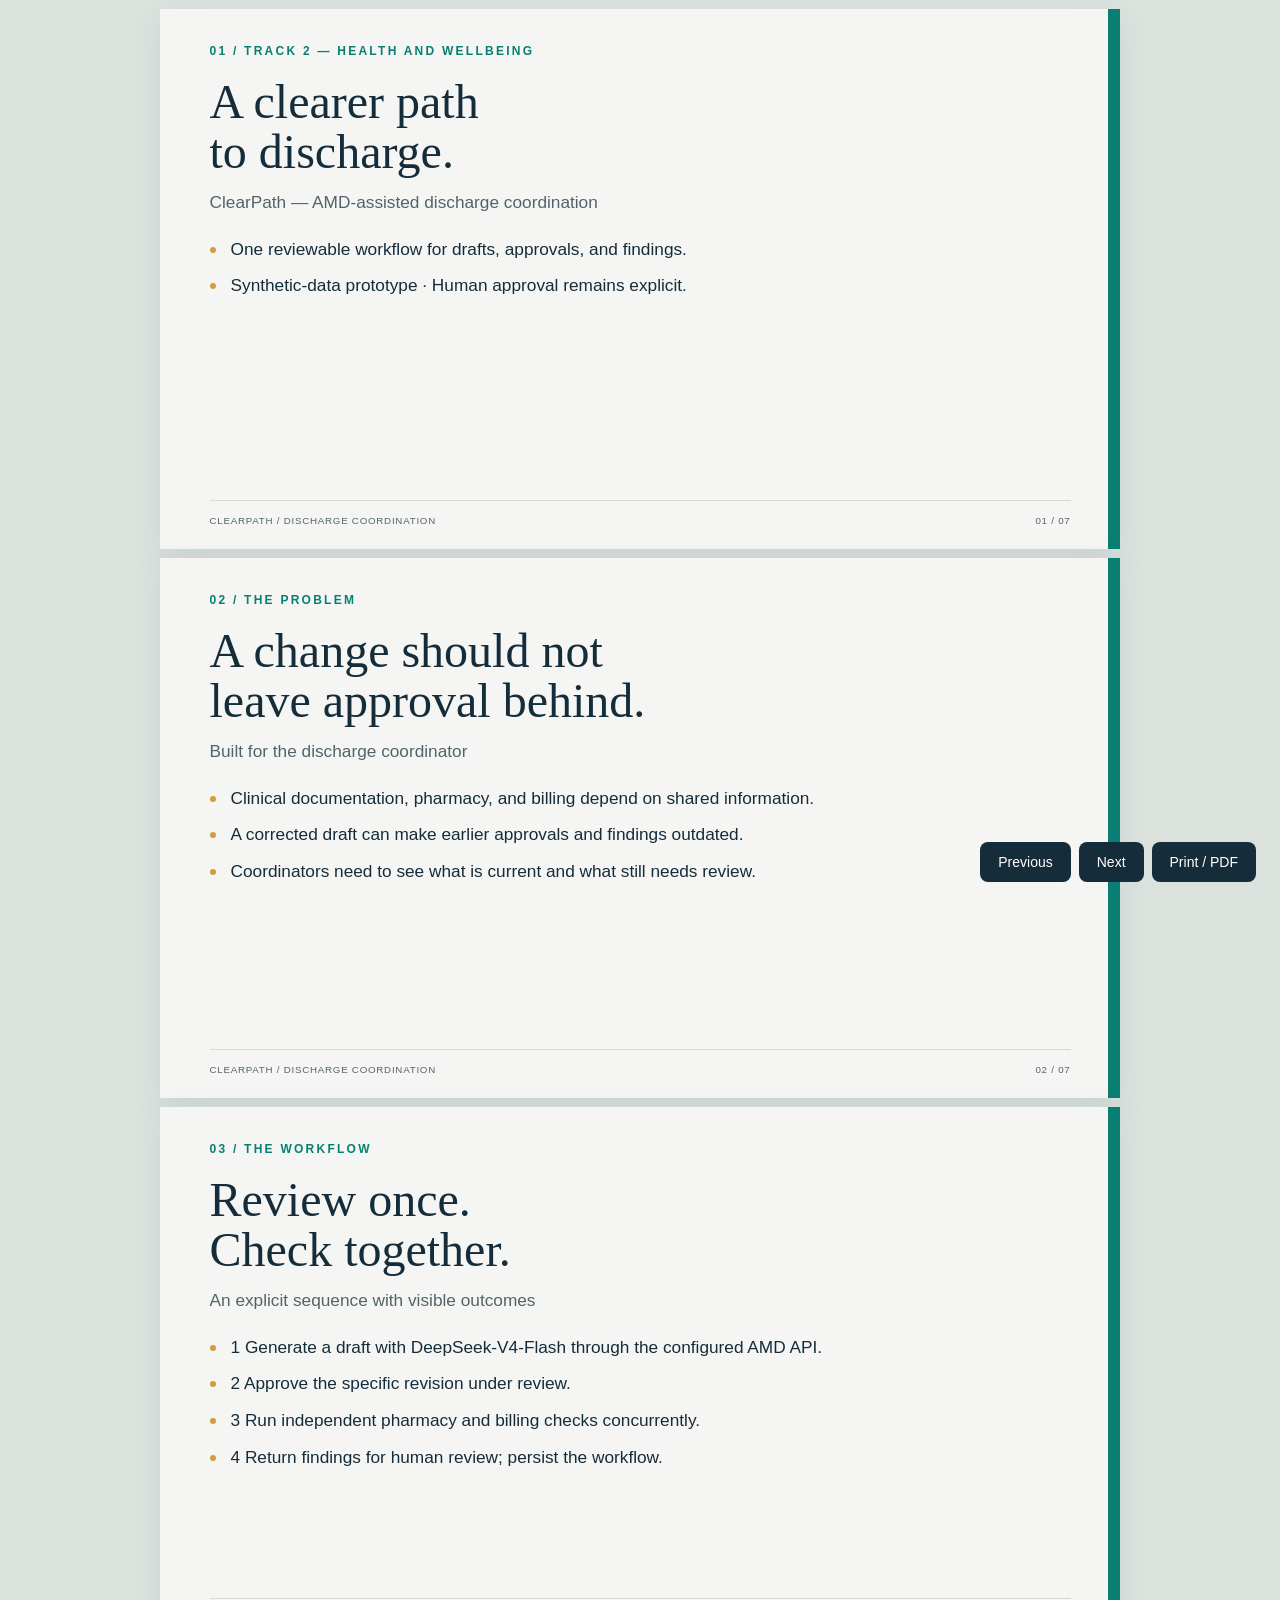
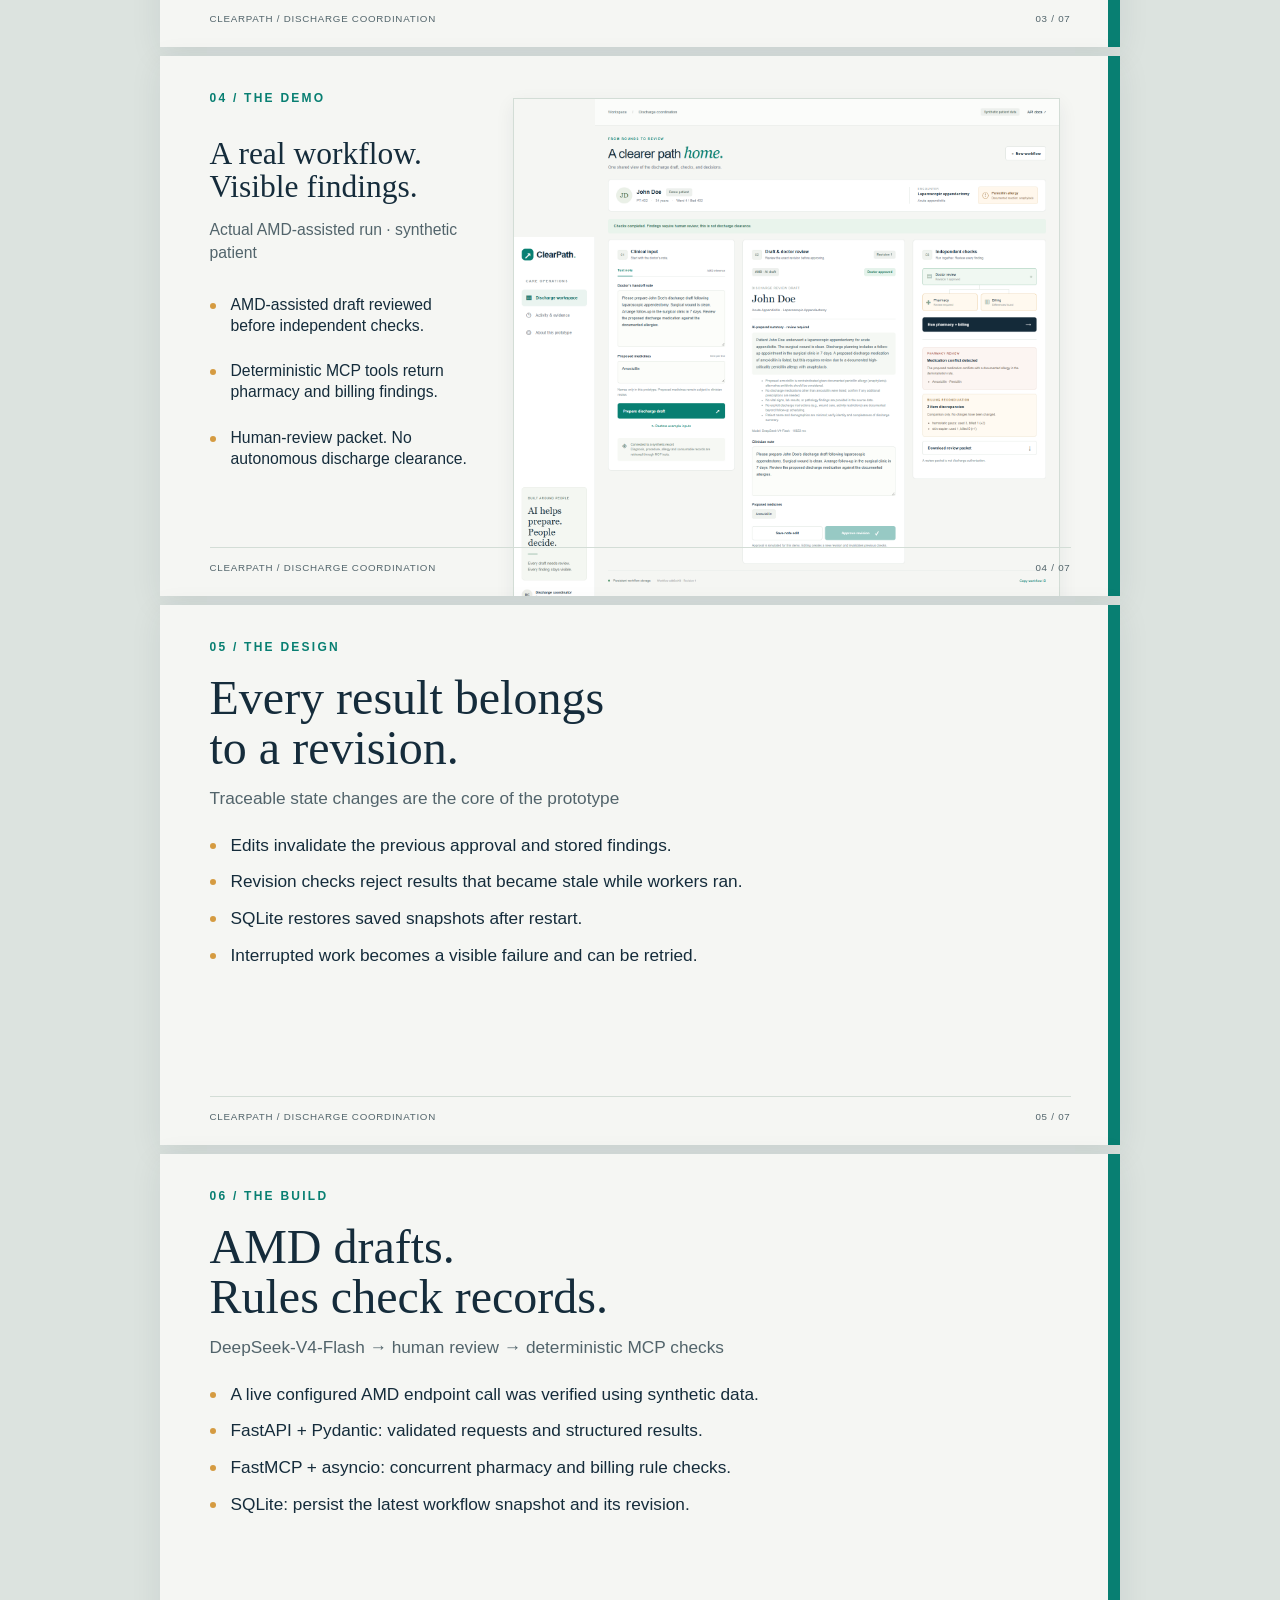
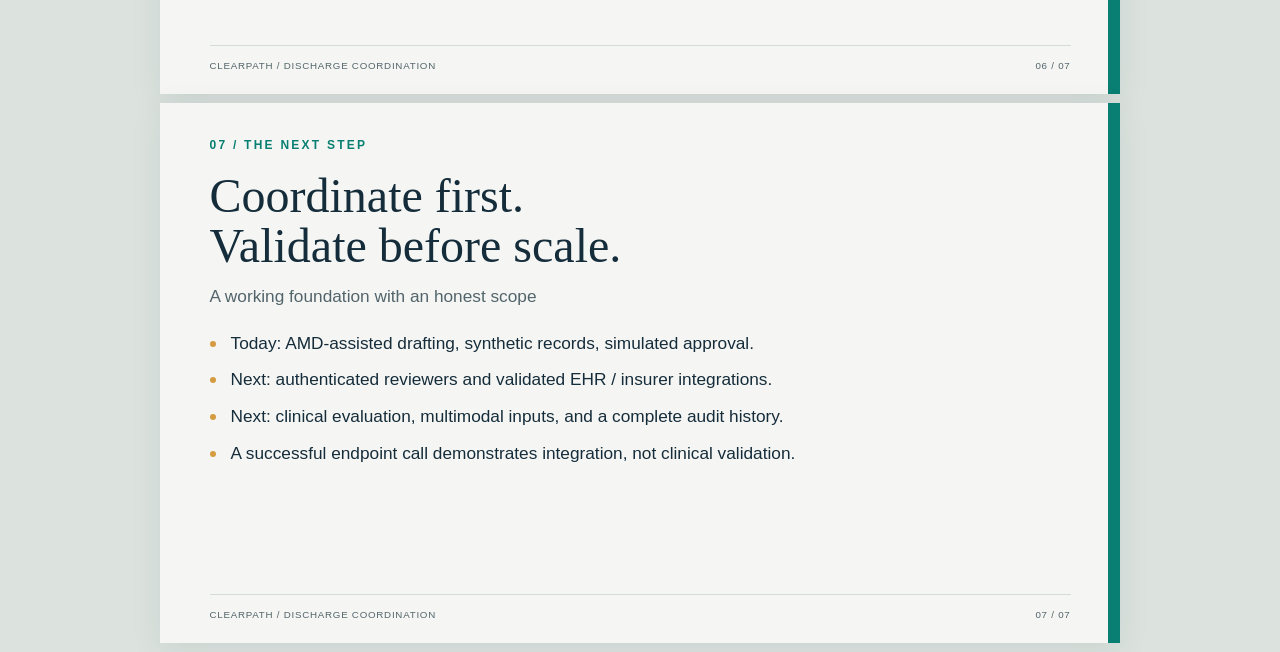
<file: submission/pitch.html>
<!doctype html><html lang="en"><head><meta charset="utf-8"><meta name="viewport" content="width=device-width,initial-scale=1"><title>ClearPath — Pitch</title><style>
*{box-sizing:border-box}body{margin:0;background:#dce3df;color:#152c3b;font-family:Arial,sans-serif}.slide{width:1280px;height:720px;background:#f5f6f3;margin:24px auto;padding:46px 66px;position:relative;overflow:hidden;box-shadow:0 10px 40px #152c3b16}.slide:before{content:"";position:absolute;right:0;top:0;width:16px;height:100%;background:#087f72}.kicker{color:#087f72;font-size:16px;font-weight:700;letter-spacing:3px}h1{font-family:Georgia,serif;font-size:64px;line-height:1.04;font-weight:400;margin:26px 0 20px}h2{font-size:23px;font-weight:400;color:#52646b;margin:0 0 24px}ul{list-style:none;margin:0;padding:0;width:1050px}li{font-size:23px;line-height:1.35;padding:9px 0 9px 28px;position:relative}li:before{content:"";height:8px;width:8px;border-radius:50%;background:#d59b41;position:absolute;left:0;top:21px}footer{position:absolute;left:66px;right:66px;bottom:31px;display:flex;justify-content:space-between;border-top:1px solid #d3ddd6;padding-top:18px;font-size:13px;letter-spacing:1px;color:#52646b}.controls{position:fixed;right:24px;bottom:18px;z-index:10;display:flex;gap:8px}button{background:#152c3b;color:white;border:0;border-radius:8px;padding:12px 18px;cursor:pointer;font-size:14px}@media(max-width:1300px){.slide{margin:12px auto;zoom:.75}}@media(max-width:990px){.slide{zoom:.55}}@page{size:13.333in 7.5in;margin:0}@media print{body{background:white}.slide{margin:0;box-shadow:none;break-after:page;zoom:1;width:13.333in;height:7.5in}.controls{display:none}}
.demo-copy{width:350px}.demo-copy h1{font-size:42px;margin-top:45px}.demo-copy h2{font-size:21px;line-height:1.45;margin-bottom:30px}.demo-copy ul{width:350px}.demo-copy li{font-size:21px;margin-bottom:14px}.dashboard{position:absolute;left:470px;top:56px;width:730px;height:auto;border:1px solid #d3ddd6;box-shadow:0 8px 24px #152c3b12}</style></head><body><section class="slide" id="slide-1"><div class="kicker">01 / TRACK 2 — HEALTH AND WELLBEING</div><h1>A clearer path<br>to discharge.</h1><h2>ClearPath — AMD-assisted discharge coordination</h2><ul><li>One reviewable workflow for drafts, approvals, and findings.</li><li>Synthetic-data prototype · Human approval remains explicit.</li></ul><footer><span>CLEARPATH / DISCHARGE COORDINATION</span><span>01 / 07</span></footer></section><section class="slide" id="slide-2"><div class="kicker">02 / THE PROBLEM</div><h1>A change should not<br>leave approval behind.</h1><h2>Built for the discharge coordinator</h2><ul><li>Clinical documentation, pharmacy, and billing depend on shared information.</li><li>A corrected draft can make earlier approvals and findings outdated.</li><li>Coordinators need to see what is current and what still needs review.</li></ul><footer><span>CLEARPATH / DISCHARGE COORDINATION</span><span>02 / 07</span></footer></section><section class="slide" id="slide-3"><div class="kicker">03 / THE WORKFLOW</div><h1>Review once.<br>Check together.</h1><h2>An explicit sequence with visible outcomes</h2><ul><li>1  Generate a draft with DeepSeek-V4-Flash through the configured AMD API.</li><li>2  Approve the specific revision under review.</li><li>3  Run independent pharmacy and billing checks concurrently.</li><li>4  Return findings for human review; persist the workflow.</li></ul><footer><span>CLEARPATH / DISCHARGE COORDINATION</span><span>03 / 07</span></footer></section><section class="slide screenshot-slide" id="slide-4"><div class="kicker">04 / THE DEMO</div><div class="demo-copy"><h1>A real workflow.<br>Visible findings.</h1><h2>Actual AMD-assisted run · synthetic patient</h2><ul><li>AMD-assisted draft reviewed before independent checks.</li><li>Deterministic MCP tools return pharmacy and billing findings.</li><li>Human-review packet. No autonomous discharge clearance.</li></ul></div><img class="dashboard" src="[data-uri]" alt="Actual ClearPath dashboard showing doctor approval and pharmacy and billing findings for a synthetic patient"><footer><span>CLEARPATH / DISCHARGE COORDINATION</span><span>04 / 07</span></footer></section><section class="slide" id="slide-5"><div class="kicker">05 / THE DESIGN</div><h1>Every result belongs<br>to a revision.</h1><h2>Traceable state changes are the core of the prototype</h2><ul><li>Edits invalidate the previous approval and stored findings.</li><li>Revision checks reject results that became stale while workers ran.</li><li>SQLite restores saved snapshots after restart.</li><li>Interrupted work becomes a visible failure and can be retried.</li></ul><footer><span>CLEARPATH / DISCHARGE COORDINATION</span><span>05 / 07</span></footer></section><section class="slide" id="slide-6"><div class="kicker">06 / THE BUILD</div><h1>AMD drafts.<br>Rules check records.</h1><h2>DeepSeek-V4-Flash → human review → deterministic MCP checks</h2><ul><li>A live configured AMD endpoint call was verified using synthetic data.</li><li>FastAPI + Pydantic: validated requests and structured results.</li><li>FastMCP + asyncio: concurrent pharmacy and billing rule checks.</li><li>SQLite: persist the latest workflow snapshot and its revision.</li></ul><footer><span>CLEARPATH / DISCHARGE COORDINATION</span><span>06 / 07</span></footer></section><section class="slide" id="slide-7"><div class="kicker">07 / THE NEXT STEP</div><h1>Coordinate first.<br>Validate before scale.</h1><h2>A working foundation with an honest scope</h2><ul><li>Today: AMD-assisted drafting, synthetic records, simulated approval.</li><li>Next: authenticated reviewers and validated EHR / insurer integrations.</li><li>Next: clinical evaluation, multimodal inputs, and a complete audit history.</li><li>A successful endpoint call demonstrates integration, not clinical validation.</li></ul><footer><span>CLEARPATH / DISCHARGE COORDINATION</span><span>07 / 07</span></footer></section><nav class="controls" aria-label="Slide controls"><button onclick="step(-1)">Previous</button><button onclick="step(1)">Next</button><button onclick="window.print()">Print / PDF</button></nav><script>const slides=[...document.querySelectorAll('.slide')];let current=0;function step(delta){current=Math.max(0,Math.min(slides.length-1,current+delta));slides[current].scrollIntoView({behavior:'smooth',block:'start'});}document.addEventListener('keydown',e=>{if(['ArrowRight','PageDown','ArrowLeft','PageUp'].includes(e.key)){e.preventDefault();step(['ArrowRight','PageDown'].includes(e.key)?1:-1);}});</script></body></html>
</file>
